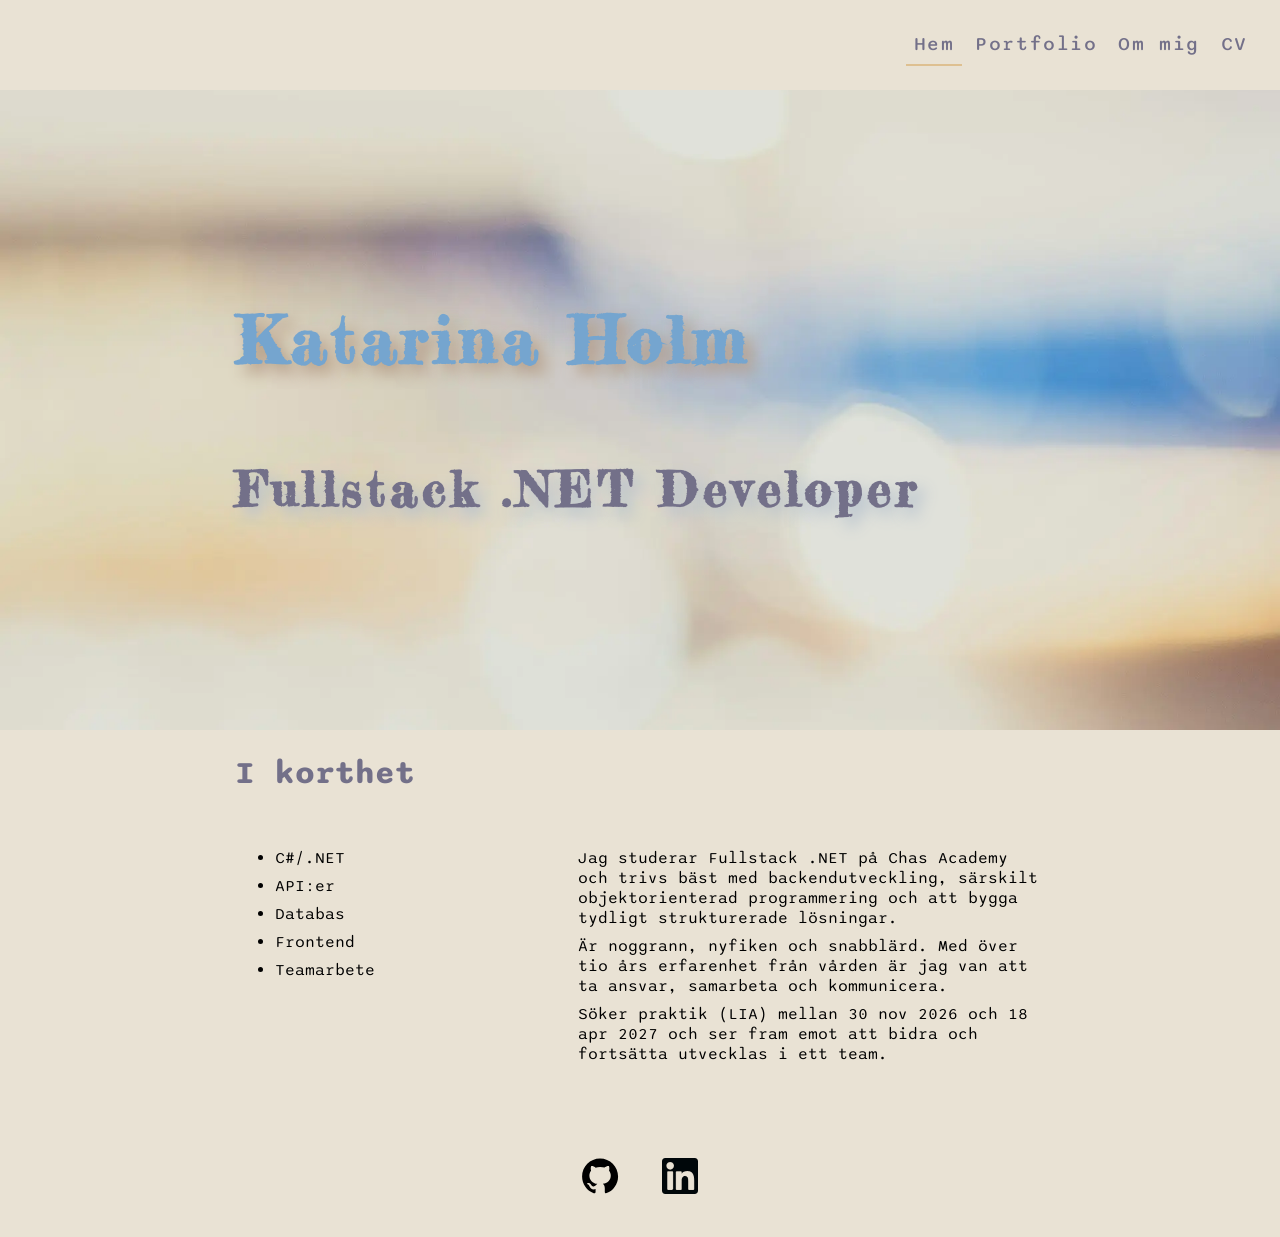
<file: index.html>
<!DOCTYPE html>
<html lang="en">
<head>
    <meta charset="UTF-8">
    <meta name="viewport" content="width=device-width, initial-scale=1.0">
    <link rel="stylesheet" href="style.css">     
    <link rel="preconnect" href="https://fonts.googleapis.com">
    <link rel="preconnect" href="https://fonts.gstatic.com" crossorigin>
    <link href="https://fonts.googleapis.com/css2?family=Fredericka+the+Great&family=Sono:wght,MONO@200..800,1&display=swap" rel="stylesheet">
    <script src="script.js" defer></script>
</head>
<body>
    <header>
        <nav>
            <a href="index.html" class="currentPage">Hem</a>
            <a href="portfolio.html">Portfolio</a>
            <a href="omMig.html">Om mig</a>
            <a href="cv.html">CV</a>
        </nav>
        <section class="hero">
            <div class="container">
            <h1>Katarina Holm</h1>
            <h2 class="hero-h2">Fullstack .NET Developer</h2>
            </div>
        </section>
    </header>

    <main>
        <div id="short-facts" class="container">
            <h2>I korthet</h2>
            <div class="short-facts">
                <div class="grid-item">                    
                    <ul>
                        <li>C#/.NET</li>
                        <li>API:er</li>
                        <li>Databas</li>
                        <li>Frontend</li>
                        <li>Teamarbete</li>
                    </ul>
                </div>

                <div class="grid-item">                
                    <p>Jag studerar Fullstack .NET på Chas Academy och trivs bäst med backendutveckling, särskilt objektorienterad programmering och att bygga tydligt strukturerade lösningar.</p>
                    <p>Är noggrann, nyfiken och snabblärd. Med över tio års erfarenhet från vården är jag van att ta ansvar, samarbeta och kommunicera.</p>       
                    <p>Söker praktik (LIA) mellan 30 nov 2026 och 18 apr 2027 och ser fram emot att bidra och fortsätta utvecklas i ett team.</p>
                </div>
            </div>

       <!-- Easter egg -->
        <div class="modal easteregg2">
            <div class="easteregg2-content">
                <h4>Why do Java developers wear glasses?</h4>
                <p>Because they can’t C#.</p>
                <a href="#" class="modal-close easteregg-close">&times;</a>                
            </div>
        </div>
    </main>

    <footer>
        <div class="center">
        <a href="https://www.linkedin.com/in/katarina-holm/"><img src="images/icons/GitHub_Invertocat_Black_Clearspace.svg" alt="GitHub logo"class="logo"></a>
        <a href="https://github.com/KatarinaHolm" ><img src="images/icons/linkedin-svgrepo-com.svg" alt="LinkedIn logo" class="logo in"></a>
        </div>
    </footer>
</body>
</html>
</file>
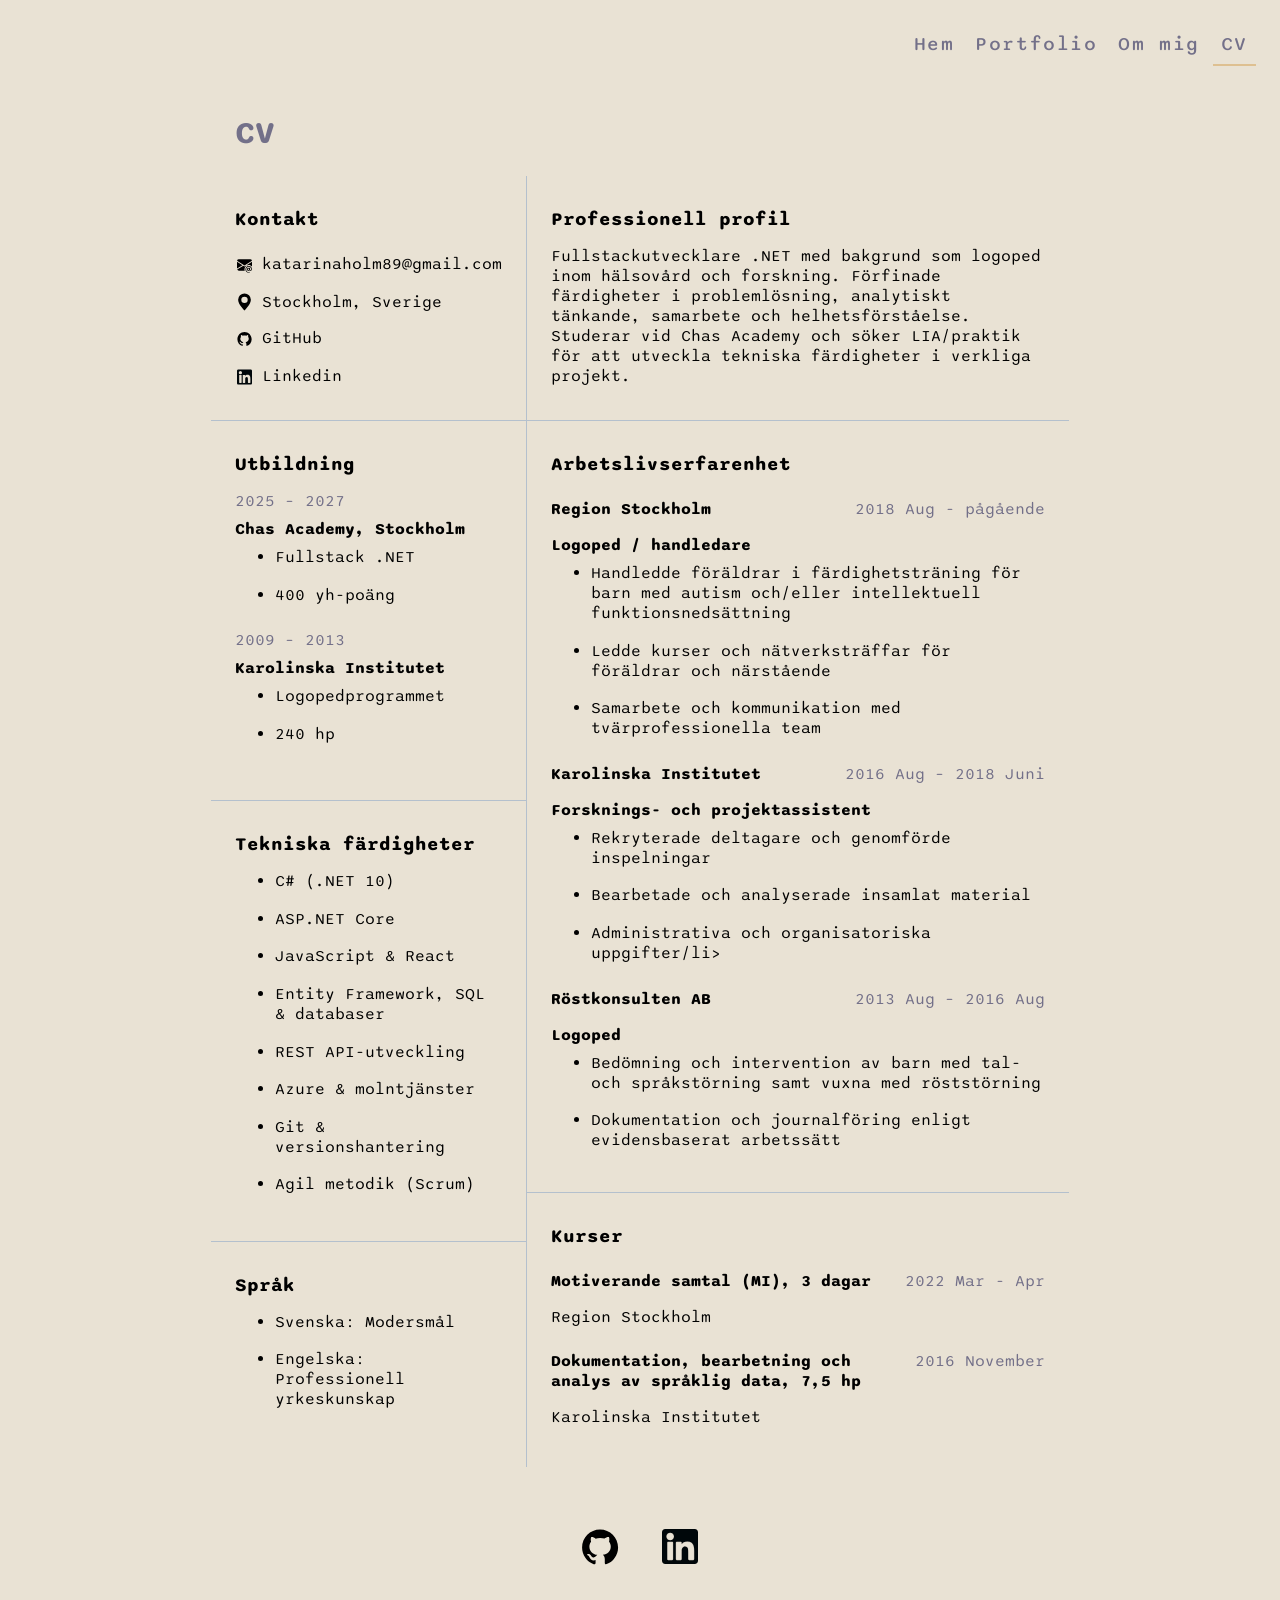
<file: cv.html>
<!DOCTYPE html>
<html lang="en">
<head>
    <meta charset="UTF-8">
    <meta name="viewport" content="width=device-width, initial-scale=1.0">
    <link rel="stylesheet" href="style.css">
    <link rel="preconnect" href="https://fonts.googleapis.com">
    <link rel="preconnect" href="https://fonts.gstatic.com" crossorigin>
    <link href="https://fonts.googleapis.com/css2?family=Fredericka+the+Great&family=Sono:wght,MONO@200..800,1&display=swap" rel="stylesheet">
    <script src="script.js" defer></script>
</head>
<body>
    <header>
        <nav>
            <a href="index.html">Hem</a>
            <a href="portfolio.html">Portfolio</a>
            <a href="omMig.html">Om mig</a>
            <a href="cv.html" class="currentPage">CV</a>
        </nav>
        
    </header>
    <main>
        <div id="cv" class="container">
            <h2>CV</h2>
            <div class="cv">
                <div class="cv-item cv-kontakt">
                    <h3>Kontakt</h3>   
                    <div class="contact-flex-items">
                        <img class="cv-icon" src="images/icons/envelope-at-fill.svg" alt="mail icon">
                        <a href="mailto:katarinaholm89@gmail.com">katarinaholm89@gmail.com</a>
                    </div>
                    <div class="contact-flex-items">
                        <img class="cv-icon map" src="images/icons/geo-alt-fill.svg" alt="map needle icon">
                        <p>Stockholm, Sverige</p>
                    </div>
                    <div class="contact-flex-items">
                        <img class="cv-icon gitHub" src="images/icons/GitHub_Invertocat_Black_Clearspace.svg" alt="github icon">
                        <a class="a-print" href="https://github.com/KatarinaHolm">GitHub</a>
                    </div>
                    <div class="contact-flex-items">
                        <img class="cv-icon"src="images/icons/linkedin-svgrepo-com.svg" alt="linkedin icon">
                        <a class="a-print" href="https://linkedin.com/in/katarina-holm">Linkedin</a>
                    </div>
                </div>

                <div class="cv-item cv-profil" >
                    <h3>Professionell profil</h3>
                    <p>Fullstackutvecklare .NET med bakgrund som logoped inom
                    hälsovård och forskning. Förfinade färdigheter i problemlösning,
                    analytiskt tänkande, samarbete och helhetsförståelse. Studerar vid Chas
                    Academy och söker LIA/praktik för att utveckla tekniska färdigheter i
                    verkliga projekt.</p>
                </div>

                <div class="cv-item cv-utbildning" >
                    <h3>Utbildning</h3>
                    <p class="years">2025 – 2027</p>
                    <h4>Chas Academy, Stockholm</h4>
                    <ul class="last-element">
                        <li>Fullstack .NET</li>
                        <li>400 yh-poäng</li>
                    </ul>

                    <p class="years">2009 – 2013</p>
                    <h4>Karolinska Institutet</h4>
                    <ul class="last-element">
                        <li>Logopedprogrammet</li>
                        <li>240 hp</li>
                    </ul>
                </div>

                <div class="cv-item cv-arbete" >
                    <h3>Arbetslivserfarenhet</h3>
                    <div class="flex-card">
                        <h4>Region Stockholm</h4>
                        <p class="years">2018 Aug  - pågående</p>
                    </div>
                    <h5>Logoped / handledare</h5>
                    <ul>
                        <li>Handledde föräldrar i färdighetsträning för barn med autism
                            och/eller intellektuell funktionsnedsättning</li>
                        <li>Ledde kurser och nätverksträffar för föräldrar och närstående</li>
                        <li>Samarbete och kommunikation med tvärprofessionella team</li>
                    </ul>

                    <div class="flex-card">
                        <h4>Karolinska Institutet</h4>
                        <p class="years">2016 Aug – 2018 Juni</p>
                    </div>
                    <h5>Forsknings- och projektassistent</h5>
                    <ul>
                        <li>Rekryterade deltagare och genomförde inspelningar</li>
                        <li>Bearbetade och analyserade insamlat material</li>
                        <li>Administrativa och organisatoriska uppgifter/li>
                    </ul>

                    <div class="flex-card">
                        <h4>Röstkonsulten AB</h4>
                        <p class="years">2013 Aug – 2016 Aug</p>
                    </div>
                    <h5>Logoped</h5>
                    <ul>
                        <li>Bedömning och intervention av barn med tal- och språkstörning
                            samt vuxna med röststörning</li>
                        <li>Dokumentation och journalföring enligt evidensbaserat arbetssätt</li>                
                    </ul>            
                </div>

                <div class="cv-item cv-teknik" >
                    <h3>Tekniska färdigheter</h3>            
                    <ul>
                        <li>C# (.NET 10)</li>
                        <li>ASP.NET Core</li>
                        <li> JavaScript & React</li>
                        <li>Entity Framework, SQL & databaser</li>
                        <li>REST API-utveckling</li>
                        <li>Azure & molntjänster</li>
                        <li>Git & versionshantering</li>
                        <li>Agil metodik (Scrum)</li>
                    </ul>            
                </div>

                <div class="cv-item cv-kurser" >
                    <h3>Kurser</h3>
                    <div class="flex-card">
                        <h4>Motiverande samtal (MI), 3 dagar</h4>
                        <p class="years">2022  Mar - Apr</p>
                    </div>
                    <p class="last-element">Region Stockholm</p>

                    <div class="flex-card">    
                        <h4>Dokumentation, bearbetning och analys av språklig data, 7,5 hp</h4>
                        <p class="years">2016 November</p>
                    </div>
                    <p class="last-element">Karolinska Institutet</p>
                </div>

                <div class="cv-item cv-språk last-element" >
                    <h3>Språk</h3>            
                    <ul>
                        <li>Svenska: Modersmål</li>
                        <li>Engelska: Professionell yrkeskunskap</li>               
                    </ul>            
                </div>
            </div>
        </div>

        <!-- Easter egg -->
        <div class="modal easteregg2">
            <div class="easteregg2-content">
                <h4>Why do Java developers wear glasses?</h4>
                <p>Because they can’t C#.</p>
                <a href="#" class="modal-close easteregg-close">&times;</a>                
            </div>
        </div>
    </main>

    <footer>
        <div class="center">
        <a href="https://www.linkedin.com/in/katarina-holm"><img src="images/icons/GitHub_Invertocat_Black_Clearspace.svg" alt="GitHub logo"class="logo"></a>
        <a href="https://github.com/KatarinaHolm" ><img src="images/icons/linkedin-svgrepo-com.svg" alt="LinkedIn logo" class="logo in"></a>
        </div>
    </footer>
</body>
</html>
</file>
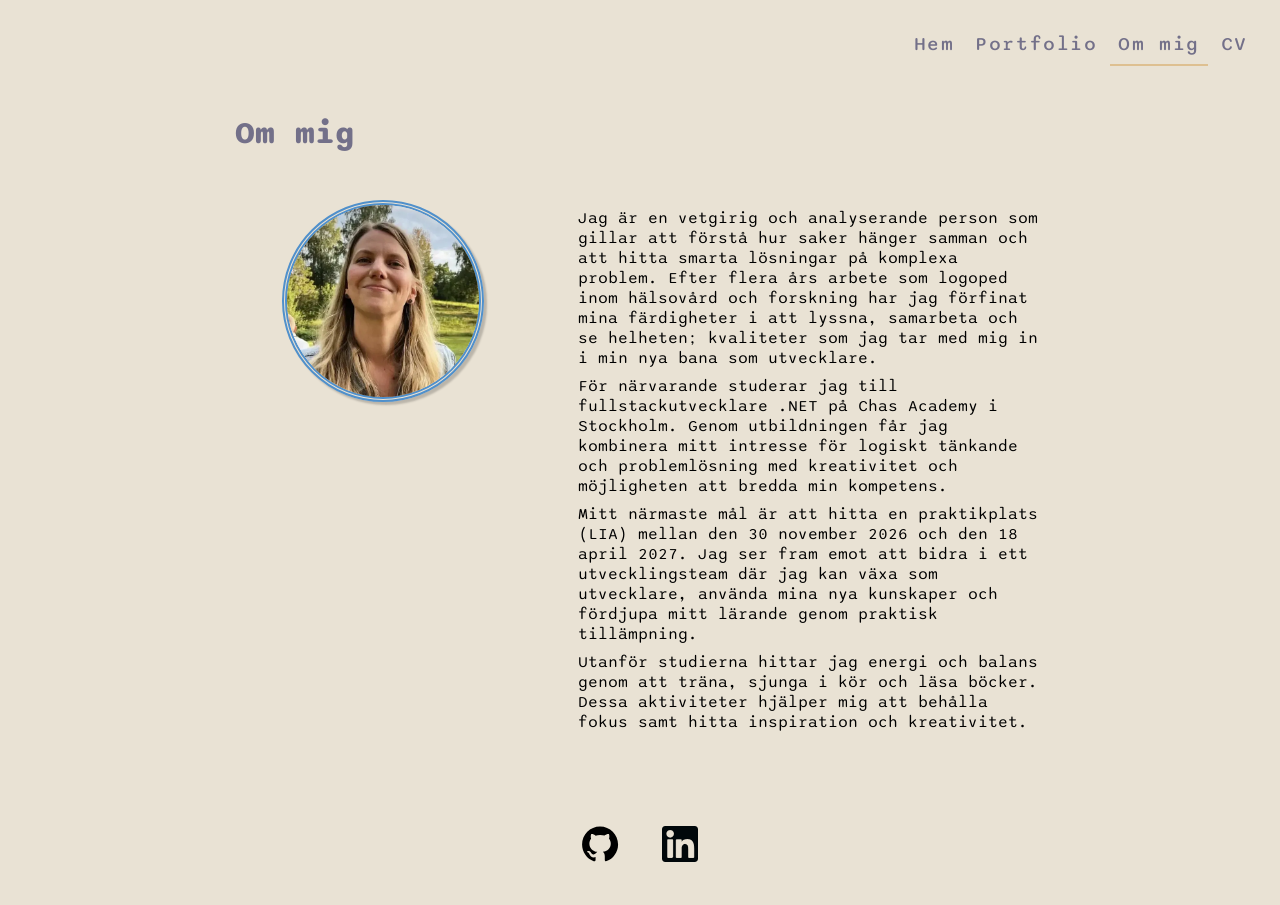
<file: omMig.html>
<!DOCTYPE html>
<html lang="en">
<head>
    <meta charset="UTF-8">
    <meta name="viewport" content="width=device-width, initial-scale=1.0">
    <link rel="stylesheet" href="style.css">
    <link rel="preconnect" href="https://fonts.googleapis.com">
    <link rel="preconnect" href="https://fonts.gstatic.com" crossorigin>
    <link href="https://fonts.googleapis.com/css2?family=Fredericka+the+Great&family=Sono:wght,MONO@200..800,1&display=swap" rel="stylesheet">
    <script src="script.js" defer></script>
</head>
<body>
    <header>
        <nav>
            <a href="index.html">Hem</a>
            <a href="portfolio.html">Portfolio</a>
            <a href="omMig.html" class="currentPage">Om mig</a>
            <a href="cv.html">CV</a>
        </nav>
        
    </header>

    <main>
        <div id="about-me" class="container">
            <h2>Om mig</h2>
            <div class="about-me">
                <figure class="grid-item">                    
                    <img class="profile-image" src="images/profilbild_kvadrat.webp" alt="Porträttfoto av Katarina">            
                </figure>
                <div class="grid-item">
                    <p>Jag är en vetgirig och analyserande person som gillar att förstå hur saker hänger samman och att hitta smarta lösningar på komplexa problem. Efter flera års arbete som logoped inom hälsovård och forskning har jag förfinat mina färdigheter i att lyssna, samarbeta och se helheten; kvaliteter som jag tar med mig in i min nya bana som utvecklare.</p>

                    <p>För närvarande studerar jag till fullstackutvecklare .NET på Chas Academy i Stockholm. Genom utbildningen får jag kombinera mitt intresse för logiskt tänkande och problemlösning med kreativitet och möjligheten att bredda min kompetens.</p>

                    <p>Mitt närmaste mål är att hitta en praktikplats (LIA) mellan den 30 november 2026 och den 18 april 2027. Jag ser fram emot att bidra i ett utvecklingsteam där jag kan växa som utvecklare, använda mina nya kunskaper och fördjupa mitt lärande genom praktisk tillämpning.</p>

                    <p>Utanför studierna hittar jag energi och balans genom att träna, sjunga i kör och läsa böcker. Dessa aktiviteter hjälper mig att behålla fokus samt hitta inspiration och kreativitet. </p>
                </div>
            </div>
        </div>

        <!-- Easter egg -->
        <div class="modal easteregg2">
            <div class="easteregg2-content">
                <h4>Why do Java developers wear glasses?</h4>
                <p>Because they can’t C#.</p>
                <a href="#" class="modal-close easteregg-close">&times;</a>                
            </div>
        </div>
    </main>

    <footer>
        <div class="center">
        <a href="https://www.linkedin.com/in/katarina-holm"><img src="images/icons/GitHub_Invertocat_Black_Clearspace.svg" alt="GitHub logo"class="logo"></a>
        <a href="https://github.com/KatarinaHolm" ><img src="images/icons/linkedin-svgrepo-com.svg" alt="LinkedIn logo" class="logo in"></a>
        </div>
    </footer>
</body>
</html>
</file>
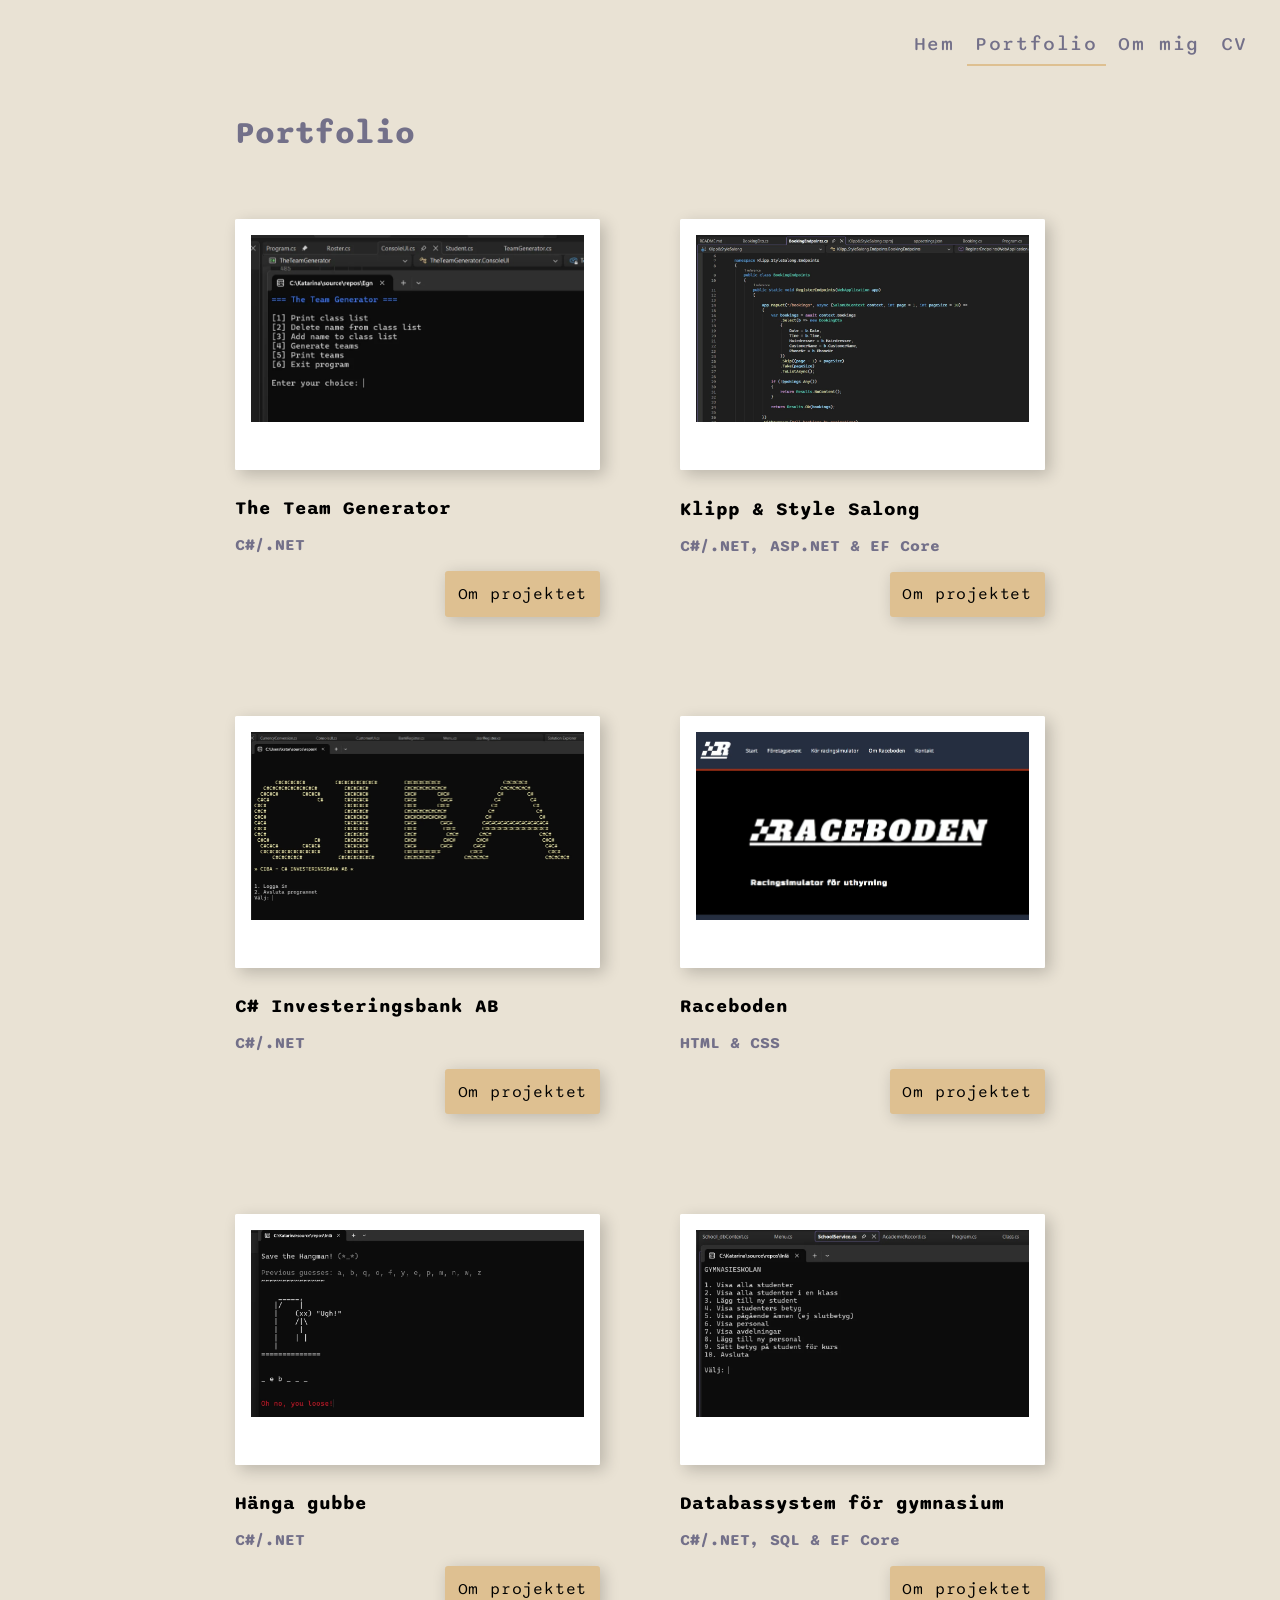
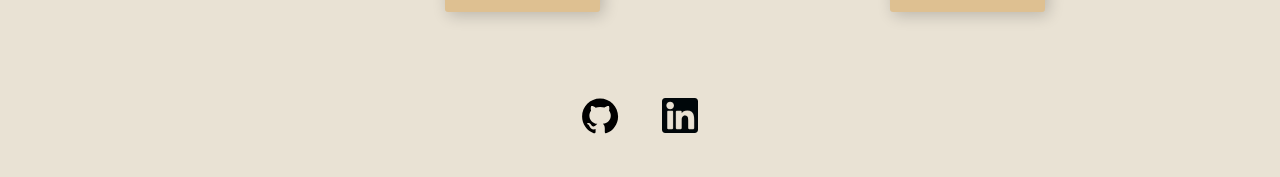
<file: portfolio.html>
<!DOCTYPE html>
<html lang="en">
<head>
    <meta charset="UTF-8">
    <meta name="viewport" content="width=device-width, initial-scale=1.0">
    <link rel="stylesheet" href="style.css">    
    <link rel="preconnect" href="https://fonts.googleapis.com">
    <link rel="preconnect" href="https://fonts.gstatic.com" crossorigin>
    <link href="https://fonts.googleapis.com/css2?family=Fredericka+the+Great&family=Sono:wght,MONO@200..800,1&display=swap" rel="stylesheet">
    <script src="script.js" defer></script>
</head>
<body>
    <header>
        <nav>
            <a href="index.html">Hem</a>
            <a href="portfolio.html" class="currentPage">Portfolio</a>
            <a href="omMig.html">Om mig</a>
            <a href="cv.html">CV</a>
        </nav>
        
    </header>
    <main id="portfolio" class="container">
        <h2 >Portfolio</h2>
        <div class="grid-portfolio">  

            <!-- The Team Generator -->
            <div class="card">                
                <img class="project-image" src="images/TheTeamGenerator.webp" alt="bild av meny i konsolapp The Team Generator">
                <h3>The Team Generator</h3>                
                <h4>C#/.NET</h4>
                <a class="btn" href="#popup1">Om projektet</a>                
            </div>        

            <div id="popup1" class="modal">
                <div class="modal-content">
                    <a href="#" class="modal-close">&times;</a>
                    <img class="project-image" src="images/TheTeamGenerator.webp" alt="bild av meny i konsolapp The Team Generator">
                    <div class="modal-text">                                      
                        <h3>The Team Generator</h3>
                        <p>Idén till appen växte fram när vår lärare bad oss komma på kreativa sätt att dela upp klassen i grupper under våra workshops. 
                            Vi hade nyligen börjat arbeta med objektorienterad programmering, och projektet blev ett perfekt tillfälle att öva på att skapa klasser och strukturera ett program i flera moduler. </p>
                        <p>Resultatet blev en konsolapplikation i C# med funktioner för att lägga till och ta bort personer från klasslistan, välja hur många personer varje grupp ska bestå av samt slumpmässigt fördela deltagarna i olika grupper.</p>
                        
                    </div>
                </div>
            </div>

            <!-- Klipp and Style Salong -->
            <div class="card">                
                <img class="project-image" src="images/Klipp & Style Salong.webp" alt="bild på kod för endpoint">
                <h3>Klipp & Style Salong</h3>
                <h4>C#/.NET, ASP.NET & EF Core</h4>
                <a class="btn" href="#popup2">Om projektet</a>
            </div>

            <div id="popup2" class="modal">
                <div class="modal-content">
                    <a href="#" class="modal-close">&times;</a>
                    <img class="project-image" src="images/Klipp & Style Salong.webp" alt="bild på kod för endpoint">
                    <div class="modal-text">                                      
                        <h3>Klipp & Style Salong</h3>
                        <p>Det här projektet gjorde jag för att få en bättre förståelse för hur man bygger upp ett API från grunden med Code First i Entity Framework Core och Minimal API i .NET. Modellen Booking skapades i koden och jag lät sedan Entity Framework generera databasen med hjälp av migrationer. </p>
                        <p>API:et är byggt som ett Minimal API med validering av inkommande data. Jag använder en DTO för att kontrollera vilken information som skickas till klienten, vilket gav mig en bättre förståelse för hur man separerar interna modeller från det som exponeras utåt. </p>
                        <p>I DbContext har jag lagt in seed-data för att snabbt kunna testa funktionaliteten. För att testa API:et har jag integrerat Scalar, vilket gjorde det enkelt att arbeta strukturerat med mina endpoints.</p>
                        
                    </div>
                </div>
            </div>

            <!-- CIBA -->
            <div class="card">                
                <img class="project-image" src="images/CIBA.webp" alt="bild av meny i konsolapp CIBA">
                <h3>C# Investeringsbank AB</h3>                
                <h4>C#/.NET</h4>
                <a class="btn" href="#popup3">Om projektet</a>                
            </div>

            <div id="popup3" class="modal">                
                <div class="modal-content">  
                    <a href="#" class="modal-close">&times;</a>                  
                    <img class="project-image" src="images/CIBA.webp" alt="bild av meny i konsolapp CIBA">
                    <div class="modal-text">                                      
                        <h3>C# Investeringsbank AB</h3>
                        <p>För att utveckla våra kunskaper i att bygga mer komplexa program genomförde vi ett grupparbete där vi skapade en bankapp i C#. I projektet ansvarade jag för att utforma strukturen för användar-klasserna samt utveckla inloggningsfunktionen.</p>
                        <p>Jag implementerade även klassen TransactionManager, som säkerställde att överföringar mellan konton endast kunde genomföras var 15:e minut. Det innebar att jag behövde tänka igenom både logik och struktur för att skapa en stabil och tydlig lösning.</p>
                        <p>Projektet gav mig värdefull erfarenhet av att integrera flera olika delar till ett fungerande system, samarbeta effektivt i grupp och ta ansvar för en central del av applikationen. Samtidigt utmanade det mig att kliva utanför min comfort zone och utvecklas tekniskt.</p>
                        
                    </div>
                </div>
            </div>

            <!-- Raceboden -->
            <div class="card">
                <img class="project-image" src="images/Raceboden.webp" alt="bild av landningssida för Raceboden">
                <h3>Raceboden</h3>                
                <h4>HTML & CSS</h4>  
                <a class="btn" href="#popup4">Om projektet</a>             
            </div>

            <div id="popup4" class="modal">
                <div class="modal-content">
                    <a href="#" class="modal-close">&times;</a>
                    <img class="project-image" src="images/Raceboden.webp" alt="bild av landningssida för Raceboden">
                    <div class="modal-text">                                      
                        <h3>Raceboden</h3>
                        <p>En bekant till mig driver ett företag som hyr ut racingsimulatorer till både event och privatpersoner via tidsbokning. När jag läste Webbutveckling 1 på Komvux såg jag det som ett perfekt tillfälle att skapa en hemsida till ett verkligt företag.</p>
                        <p>Jag genomförde en analys av målgruppen och funderade över vilken känsla hemsidan skulle förmedla. Eftersom verksamheten kretsar kring racing och fart valde jag färger och typsnitt som associerar till sport, bilar och energi. Designen skulle ge ett modernt intryck, samtidigt som den är tydlig och lätt att navigera.</p>
                        <p>En viktig del av kursen handlade om tillgänglighet, vilket jag har tagit stor hänsyn till i arbetet. Texten är tillräckligt stor, typsnittet är lättläst och färgkontrasterna är anpassade för att göra innehållet tydligt för alla användare.</p>                        
                        
                    </div>
                </div>
            </div>

            <!-- Hänga gubbe -->
            <div class="card">
                <img class="project-image" src="images/Hangman.webp" alt="bild av spel Hänga gubbe i konsolapp">
                <h3>Hänga gubbe</h3>                
                <h4>C#/.NET</h4>  
                <a class="btn" href="#popup5">Om projektet</a>              
            </div>

            <div id="popup5" class="modal">
                <div class="modal-content">
                    <a href="#" class="modal-close">&times;</a>
                    <img class="project-image" src="images/Hangman.webp" alt="bild av spel Hänga gubbe i konsolapp">
                    <div class="modal-text">                                      
                        <h3>Hänga gubbe</h3>
                        <p>Som en del av utbildningen fick vi i uppgift att bygga ett spel med hjälp av AI. Jag använde verktyget främst som ett stöd i planeringen, till exempel för att fundera över hur programmet kunde delas upp i klasser och vilka metoder som behövdes. Själva koden ville jag däremot skriva på egen hand. För mig är det viktigt att verkligen förstå grunderna i programmering och inte bara få fram ett fungerande resultat.</p>
                        <p>När jag körde fast bad jag om vägledning i stället för färdiga lösningar. På så sätt fick jag hjälp att tänka vidare själv, utan att tappa kontrollen över processen. Jag tror att AI lätt kan bli en fälla för nybörjare, eftersom det är frestande att låta den skriva koden utan att riktigt förstå hur allt hänger ihop.</p>
                        <p>En detalj i spelet som jag är extra nöjd med är att figuren är olika beroende på om spelaren vinner eller förlorar. Den delen valde jag att skapa helt utan AI:s inblandning.</p>
                        
                    </div>
                </div>
            </div>    
        
        <!-- Databassystem för gymnasieskola -->
        <div class="card">                
            <img class="project-image" src="images/Gymnasieskola.webp" alt="bild av meny i konsolapp för Gymnasieskola">
            <h3>Databassystem för gymnasium</h3>                
            <h4>C#/.NET, SQL & EF Core</h4>
            <a class="btn" href="#popup6">Om projektet</a>                 
        </div>       

        <div id="popup6" class="modal">
            <div class="modal-content">
                <a href="#" class="modal-close">&times;</a>
                <img class="project-image" src="images/Gymnasieskola.webp" alt="bild av meny i konsolapp för Gymnasieskola">
                <div class="modal-text">                                      
                    <h3>Databassystem för gymnasium</h3>
                    <p>Det sägs ofta att man i modern .NET-utveckling sällan behöver skriva egen SQL, eftersom databaser numera vanligtvis skapas med Code First. Samtidigt är det värdefullt att förstå hur databaser är uppbyggda och hur SQL faktiskt fungerar i praktiken. Det här projektet är därför skapat med Database First. </p>
                    <p>Jag skapade databasen manuellt genom att skriva SQL-kod för att definiera tabeller och relationer, och övade samtidigt på att göra mer avancerade queries med joins. Det gav mig en djupare förståelse för hur data hänger ihop bakom kulisserna.</p>
                    <p>Med hjälp av scaffolding i Entity Framework genererade jag sedan modellerna till konsolapplikationen. I själva applikationen implementerade jag flera metoder för att filtrera, söka och presentera information utifrån användarens behov.</p>
                    
                </div>
            </div>
        </div>  

        <!-- Easter egg -->
        <div class="modal easteregg2">
            <div class="easteregg2-content">
                <h4>Why do Java developers wear glasses?</h4>
                <p>Because they can’t C#.</p>
                <a href="#" class="modal-close easteregg-close">&times;</a>                
            </div>
        </div>
    </main>

    <footer>
        <div class="center">
        <a href="https://www.linkedin.com/in/katarina-holm"><img src="images/icons/GitHub_Invertocat_Black_Clearspace.svg" alt="GitHub logo"class="logo"></a>
        <a href="https://github.com/KatarinaHolm" ><img src="images/icons/linkedin-svgrepo-com.svg" alt="LinkedIn logo" class="logo in"></a>
        </div>
    </footer>
</body>
</html>
</file>
<file: style.css>
/* General CSS */
*{
    box-sizing: border-box;
    /* border: 1px solid red; */
    margin: 0;
}
body{
    background-color: #daceb593;
    font-family: "Sono", monospace;
    font-weight: 400;    
}

 h2{
    font-size: 2rem;
    margin: 1.5rem;
    color: #737089;
 }

 h3, h4, h5, p, li{
    margin: 0.5rem 0;
}

.container{
    width: 67%;
    margin: auto;
}

/* Navigation menu */
nav{
    display: flex;
    justify-content: flex-end;
    gap: 0.3rem;    
    padding: 1.5rem;     
}

nav a{
    display: inline-block;
    color: #737089;
    font-size: 1.2rem;
    padding: 0.5rem; 
    text-decoration: none;
    font-weight: 500;    
    letter-spacing: 0.1rem;
    border-bottom: 2px solid transparent;
    transition: transform 0.4s ease;
}

   
nav a:hover, .btn:hover, .modal-close:hover{    
    transform: scale(1.1);    
}

.modal-close:hover{    
    transform: scale(1.2);    
}

nav a:active, .btn:active, .modal-close:active{    
    transform: scale(0.9);    
}

.modal-close:active{    
    transform: scale(0.8);    
}

.currentPage{
    border-bottom: 2px solid transparent;
    transition: border-bottom 0.4s ease;
}

.currentPage{
    border-bottom: 2px solid #dec091;
}

/* Hero */
.hero{
    background-image: url("images/hero.webp");
    height: 40rem;
    background-repeat: no-repeat;
    background-size: cover;    
    background-position: center;  
    
}

.hero .container{
    display: flex;
    flex-direction: column;
    height: 100%;
    justify-content: center;
}

h1{
    font-family: "Fredericka the Great", serif;
    font-size: 4rem;
    color: #75a5cf;
    text-shadow: 0.5rem 0.5rem 1rem #b49c86;
    letter-spacing: 0.3rem;
    padding: 1rem 0;  
    margin: 1.5rem;
    
 }

 .hero-h2{
    font-family: "Fredericka the Great", serif;
    font-size: 3rem;    
    text-shadow: 0.5rem 0.5rem 1rem #b4c0cd;
    letter-spacing: 0.3rem;
    padding: 1rem 0;    
    
 }


/* Portfolio */
.grid-portfolio{
    display: grid;
    grid-template-columns: repeat(auto-fit, minmax(330px, 1fr));
    gap: 2rem;
}

.project-image{
    border-width: 1rem 1rem 3rem 1rem;
    border-color: white;
    border-style: solid;    
    box-shadow: 0.3rem 0.3rem 1rem rgba(0, 0, 0, 0.2);
    border-radius: 0.1rem;
    display: block;
    width: 100%;   
    margin: 1.2rem auto;
}

.card, .grid-item, .cv-item {
    padding: 1.5rem;
}

.card{
    display: flex;
    flex-direction: column;
}

.card h4{    
    color: #737089;      
}

.btn{ 
    display: inline-block;   
    margin-top: 0.5rem;
    padding: 0.8rem;  
    border-radius: 0.2rem; 
    text-decoration: none; 
    color: black;
    background-color: #dec091;
    letter-spacing: 0.05rem;
    box-shadow: 0.2rem 0.2rem 1rem rgba(0, 0, 0, 0.2);
    align-self: flex-end;
    width: fit-content;
    transition: transform 0.4s ease;
}

/* Modal - Portfolio */
.modal{
    position: fixed;
    inset: 0;

    display: flex;
    justify-content: center;
    align-items: center;
    background-color: rgba(0, 0, 0, 0.8);

    visibility: hidden;
    opacity: 0;
}

.modal:target{
    visibility: visible;
    opacity: 1;
}

.modal-content{
    display: grid;
    grid-template-columns: 3fr 4fr;
    gap: 3rem;
    background-color:#dec091;
       
    width: min(950px, 90%);
    padding: 3rem;
    border-radius: 0.2rem;
    position: relative;  
    
    max-height: 90vh;
    overflow-y: auto;
}

.modal-content .project-image{
    align-self: center;
}

.modal-text{
    padding: 1rem;
    background-color: #daceb5;
    box-shadow: 0.3rem 0.3rem 1rem rgba(0, 0, 0, 0.2);
}

.modal-text h3{
    color: #5090cb;
}

.modal-close{
    display: inline-block;
    position: absolute;
    top: 0;
    right: 0.5rem;
    text-decoration: none;
    font-size: 2.5rem;   
    padding: 0 0.2rem;
    color: #737089; 
    transition: transform 0.4s ease;
}

/* CV */
.cv{    
    display: grid;
    grid-template-columns: 1fr 2fr;
    grid-template-rows: repeat(9, auto);
   
}

.flex-card{
    margin-top: 0.5rem ;
    display: flex;
    justify-content: space-between;
    align-items: flex-start;
}

.cv h3{
    margin-bottom: 1rem;
}

.cv h5{
    font-size: 1rem;
}

.cv li{    
    padding-bottom: 0.6rem;    
}

.years{
    color: #737089;    
}

.last-element{
    margin-bottom: 1rem;
}

.contact-flex-items{
    display: flex;
}

.contact-flex-items a, .contact-flex-items p{
    margin: 0.5rem 0;
    text-decoration: none;
    color: black;
}

.cv-icon{   
    width: 1.2rem;  
    padding: 2px;  
    margin-right: 0.5rem;  
}

.cv-kontakt a{
    transition: border-bottom 0.4s ease, scale 0.4s ease,;
    border-bottom: 2px solid transparent;
}

.cv-kontakt a:hover{
    border-bottom: 2px solid black;    
}

.cv-kontakt a:active{
    transform: scale(0.9);
}

.map{
    padding: 1px;
}

.gitHub{
    padding: 0;
}

/* CV-rutor */
.cv-kontakt{
    grid-row: 1 / 3;
    grid-column: 1 / 2;
    border-bottom: 1px solid #b4c0cd;
}

.cv-profil{
    grid-row: 1 / 3;
    grid-column: 2 / 3;
    border-bottom: 1px solid #b4c0cd;
    border-left: 1px solid #b4c0cd;
}

.cv-utbildning{
    grid-row: 3 / 6;
    grid-column: 1 / 2;
    border-bottom: 1px solid #b4c0cd;
}

.cv-arbete{
    grid-row: 3 / 8;
    grid-column: 2 / 3;
    border-bottom: 1px solid #b4c0cd;
    border-left: 1px solid #b4c0cd;
}

.cv-teknik{
    grid-row: 6 / 9;
    grid-column: 1 / 2;
    border-bottom: 1px solid #b4c0cd;
}

.cv-kurser{
    grid-row: 8 / 10;
    grid-column: 2 / 3;    
    border-left: 1px solid #b4c0cd;
}

.cv-kurser h4{    
    width: 67%;
}

.cv-språk{
    grid-row: 9/ 10;
    grid-column: 1 / 2;
}

/* Om mig */
.about-me, .short-facts{    
    display: grid;
    grid-template-columns: 2fr 3fr;    
}

figure{
    justify-self: center;
    max-width: 250px;
    margin: 0;
}

.profile-image{
    border-radius: 50%;
    border: 5px double #5090cb;
    box-shadow:  3px 3px 2px rgba(0, 0, 0, 0.2);
    width: 100%;   
}


/* Footer */
.center{
    display: flex;
    margin: 1.5rem auto 0 auto;
    width: 67%;
    justify-content: center;
    align-items: center;
}

.logo{   
    width: 3rem;
    margin: 2rem 1rem;
    position: center;    
    transition: transform 0.4s ease;
}

.logo:hover{
    transform: scale(1.1);    
}

.logo:active{    
    transform: scale(0.9);    
}

.in{
    padding: 0.4rem
}


/* Storskärm */
@media (min-width: 1800px) {
   .container{
    width: 50%;    
} 
}

@media (max-width: 1024px){
nav{   
    margin-right: 0;    
}
.container{
    width: 85%;    
    } 

.flex-card{
     flex-direction: column;    
}

.years{
    margin:0;    
}

.cv-kurser h4{    
    width: 100%;
    }  

}


/* Mobil */
@media (max-width: 767px){
    .container{
    width: 85%;    
    } 
   
    .modal-content{
        grid-template-columns: 1fr;
        gap: 1rem;
    }

   
    .cv, .about-me, .short-facts{
        display: flex;
        flex-direction: column;        
    }

    .about-me{
        align-items: center;
    }

    .cv-kontakt, .cv-profil,.cv-utbildning, .cv-arbete, .cv-teknik, .cv-kurser{
        border-left: none;
        border-bottom: 1px solid #b4c0cd;
    }  
   
}

@media print {
    body {
    visibility: hidden;
    background-color: white;
    color: black;  
    font-family: Georgia, Times, serif; 
    }

    #cv, #portfolio, #about-me {
    visibility: visible;   
    position: static;
    /* left: 0;
    top: 0;
    height: inherit;   */
    width: 100%;   
    }
    .cv{
        display: block;
    }

    .cv-item{
        break-inside: avoid;
       
    }

     .cv-utbildning{
        break-after: always;
    }

    h2{
        font-size: 32pt;
    }

    p {  
        font-size: 12pt;    
    }  

    /* om bara har github/linkedin utan länk på webbsida */
    .a-print::after{
        content: ": " attr(href);
    } 
}


/* Easter eggs */
.easter-egg1{
    background-color: #B6D1E7;
}

/* Easter egg 2 */
.easteregg2-show{
    visibility: visible;
    opacity: 1;
}

.easteregg2-content{
    display: flex;
    flex-direction: column;    
    
    background-color: #daceb5;
       
    width: min(550px, 85%);
    padding: 1.5rem;
    border-radius: 0.2rem;
    position: relative;     
}

.easteregg2-content h4{
    color:#5090cb;
    font-size: 1.3rem;
}

@page {
    size: A4 portrait;
    margin: 2cm;
}

/* CSS HEX
--#5090cb: #5090cb;
--#dec091: #dec091;
--#b4c0cd: #b4c0cd;
--#daceb5: #daceb5;
--#9492a6: #9492a6;
--#b49c86: #b49c86;
--#75a5cf: #75a5cf;
</file>
